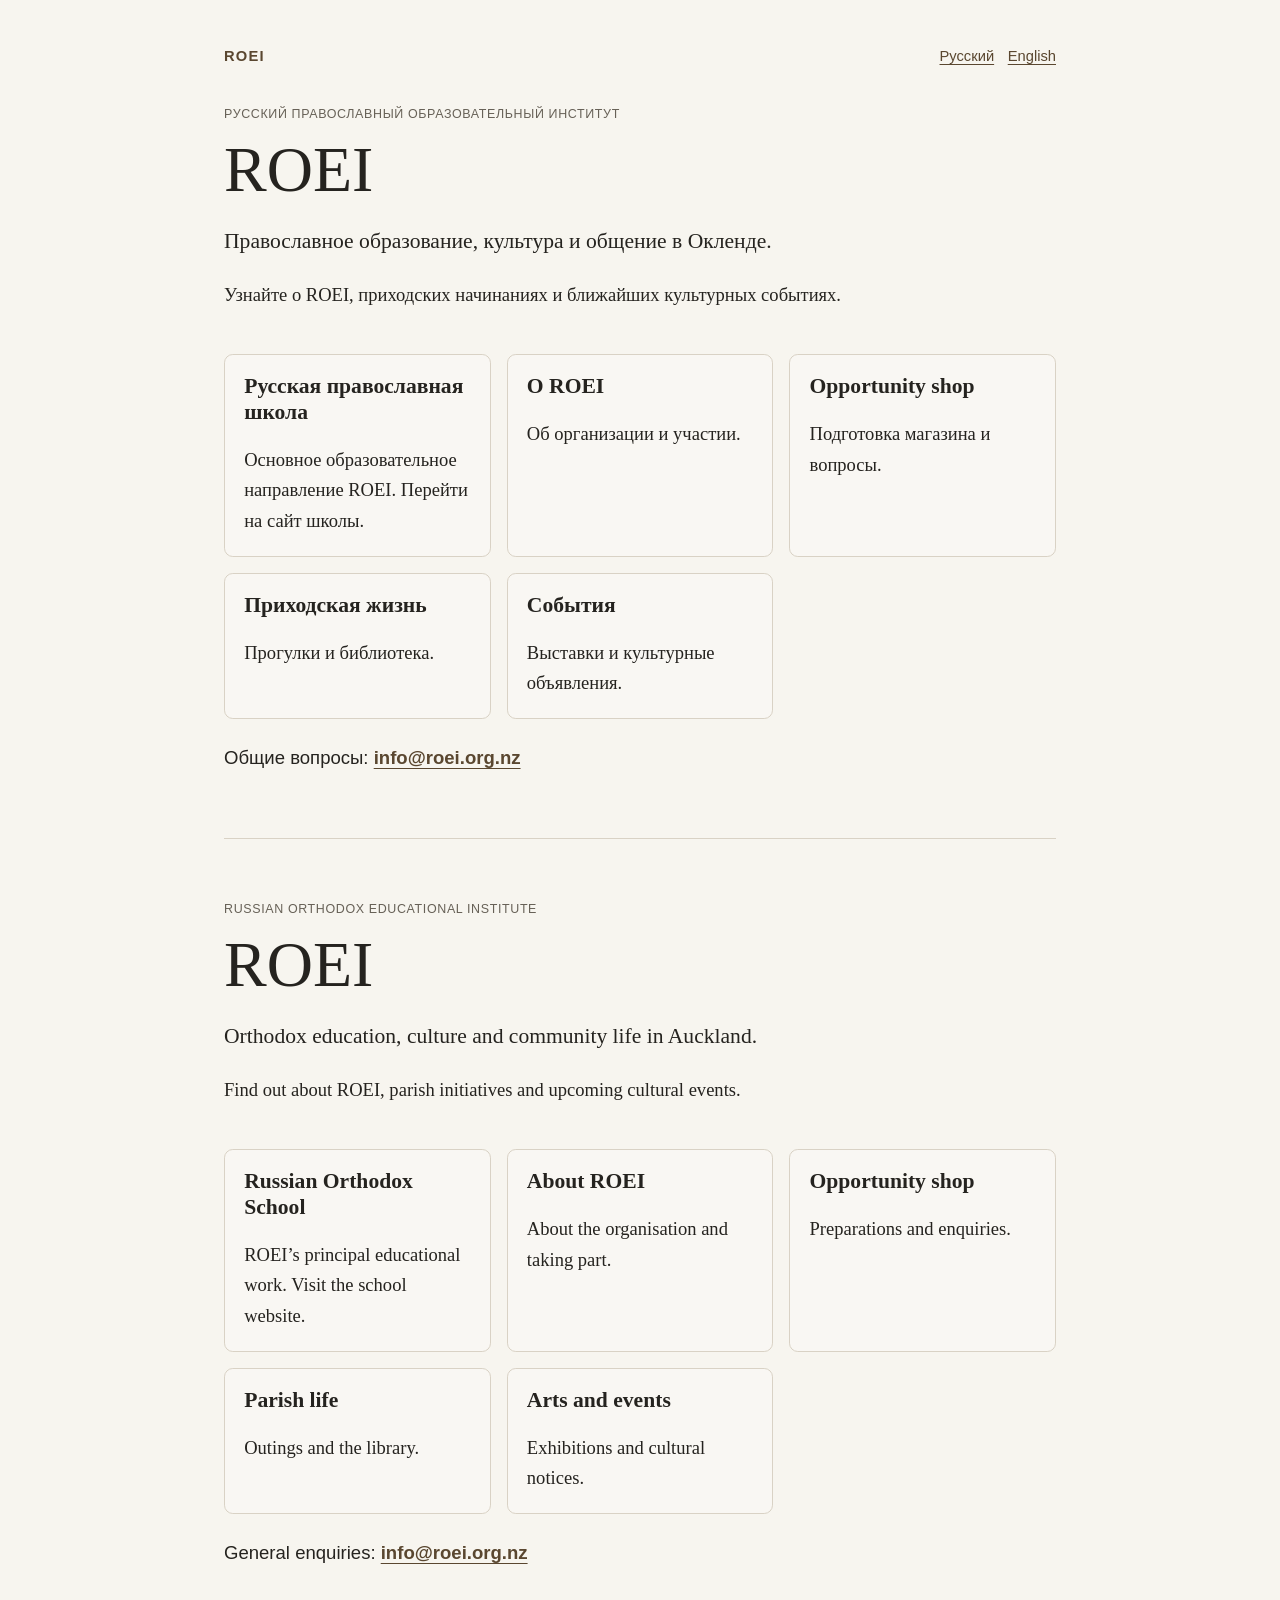
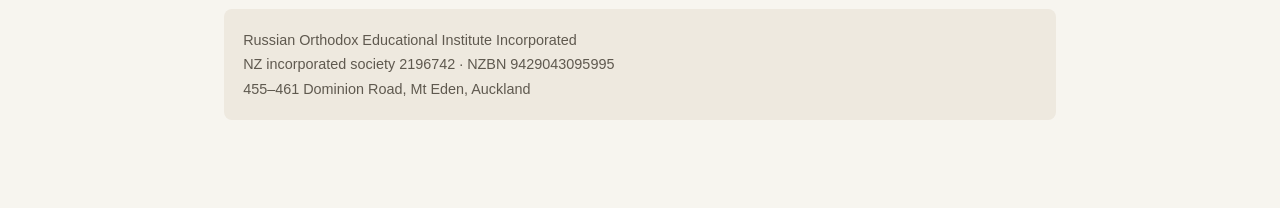
<file: index.html>
<!doctype html>
<html lang="en">
<head>
  <meta charset="utf-8">
  <meta name="viewport" content="width=device-width, initial-scale=1">
  <meta name="description" content="Russian Orthodox Educational Institute — Orthodox education, culture and community life in Auckland">
  <title>ROEI</title>
  <link rel="stylesheet" href="/styles.css?v=b9b348a">
</head>
<body>
  <main>
    <nav aria-label="Page navigation"><a class="home" href="/">ROEI</a><div class="language-links"><a href="#ru" lang="ru">Русский</a><a href="#en">English</a></div></nav>
    <article id="ru" lang="ru">
      <div class="hero"><p class="eyebrow">Русский православный образовательный институт</p><h1>ROEI</h1><p class="lede">Православное образование, культура и общение в Окленде.</p><p>Узнайте о ROEI, приходских начинаниях и ближайших культурных событиях.</p></div>
      <div class="grid"><a class="card" href="https://www.rusorthodoxschool.co.nz/"><h2>Русская православная школа</h2><p>Основное образовательное направление ROEI. Перейти на сайт школы.</p></a><a class="card" href="/info/#ru"><h2>О ROEI</h2><p>Об организации и участии.</p></a><a class="card" href="/opportunity-shop/#ru"><h2>Opportunity shop</h2><p>Подготовка магазина и вопросы.</p></a><a class="card" href="/parish-life/#ru"><h2>Приходская жизнь</h2><p>Прогулки и библиотека.</p></a><a class="card" href="/arts/#ru"><h2>События</h2><p>Выставки и культурные объявления.</p></a></div>
      <p class="contact-label">Общие вопросы: <a class="contact" href="mailto:info@roei.org.nz">info@roei.org.nz</a></p>
    </article>
    <article id="en" lang="en">
      <div class="hero"><p class="eyebrow">Russian Orthodox Educational Institute</p><h1>ROEI</h1><p class="lede">Orthodox education, culture and community life in Auckland.</p><p>Find out about ROEI, parish initiatives and upcoming cultural events.</p></div>
      <div class="grid"><a class="card" href="https://www.rusorthodoxschool.co.nz/"><h2>Russian Orthodox School</h2><p>ROEI’s principal educational work. Visit the school website.</p></a><a class="card" href="/info/#en"><h2>About ROEI</h2><p>About the organisation and taking part.</p></a><a class="card" href="/opportunity-shop/#en"><h2>Opportunity shop</h2><p>Preparations and enquiries.</p></a><a class="card" href="/parish-life/#en"><h2>Parish life</h2><p>Outings and the library.</p></a><a class="card" href="/arts/#en"><h2>Arts and events</h2><p>Exhibitions and cultural notices.</p></a></div>
      <p class="contact-label">General enquiries: <a class="contact" href="mailto:info@roei.org.nz">info@roei.org.nz</a></p>
    </article>
    <section class="identity" aria-label="Registered identity"><p>Russian Orthodox Educational Institute Incorporated<br>NZ incorporated society 2196742 · NZBN 9429043095995<br>455–461 Dominion Road, Mt Eden, Auckland</p></section>
  </main>
</body>
</html>
</file>
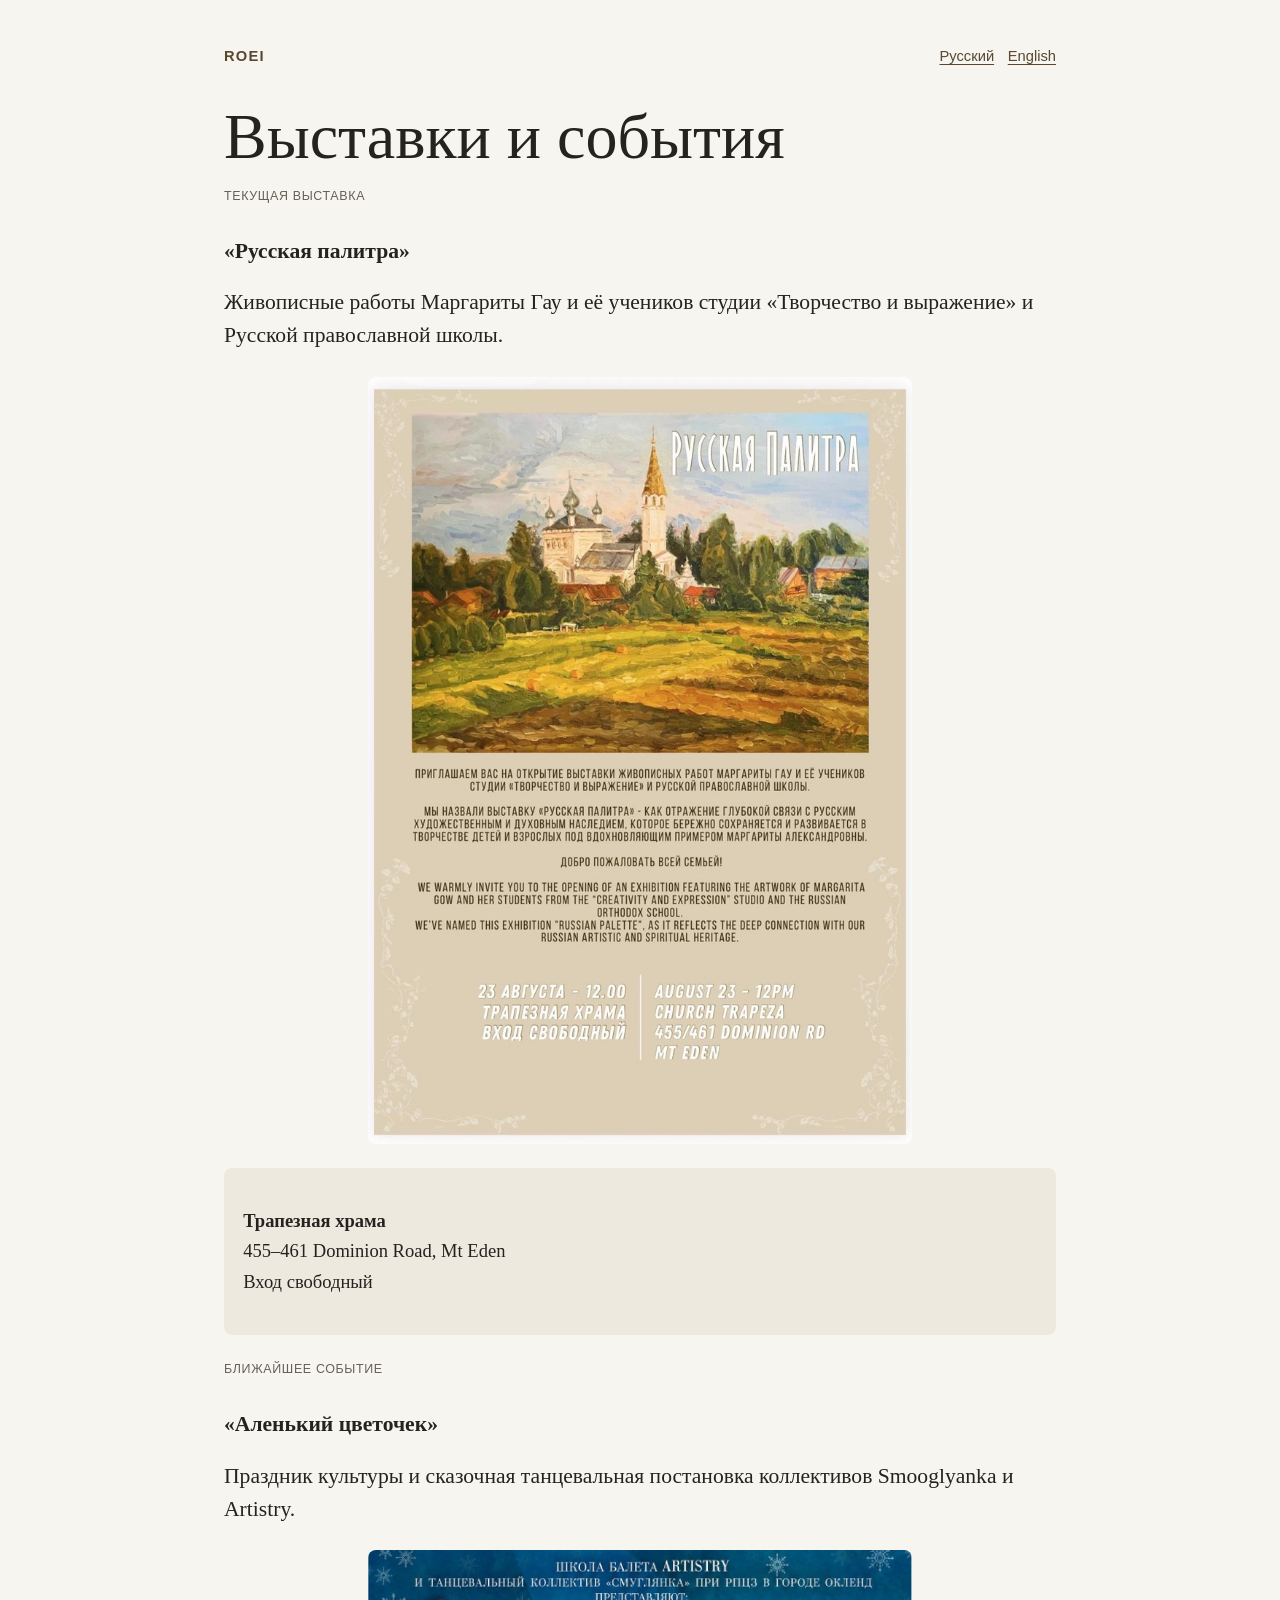
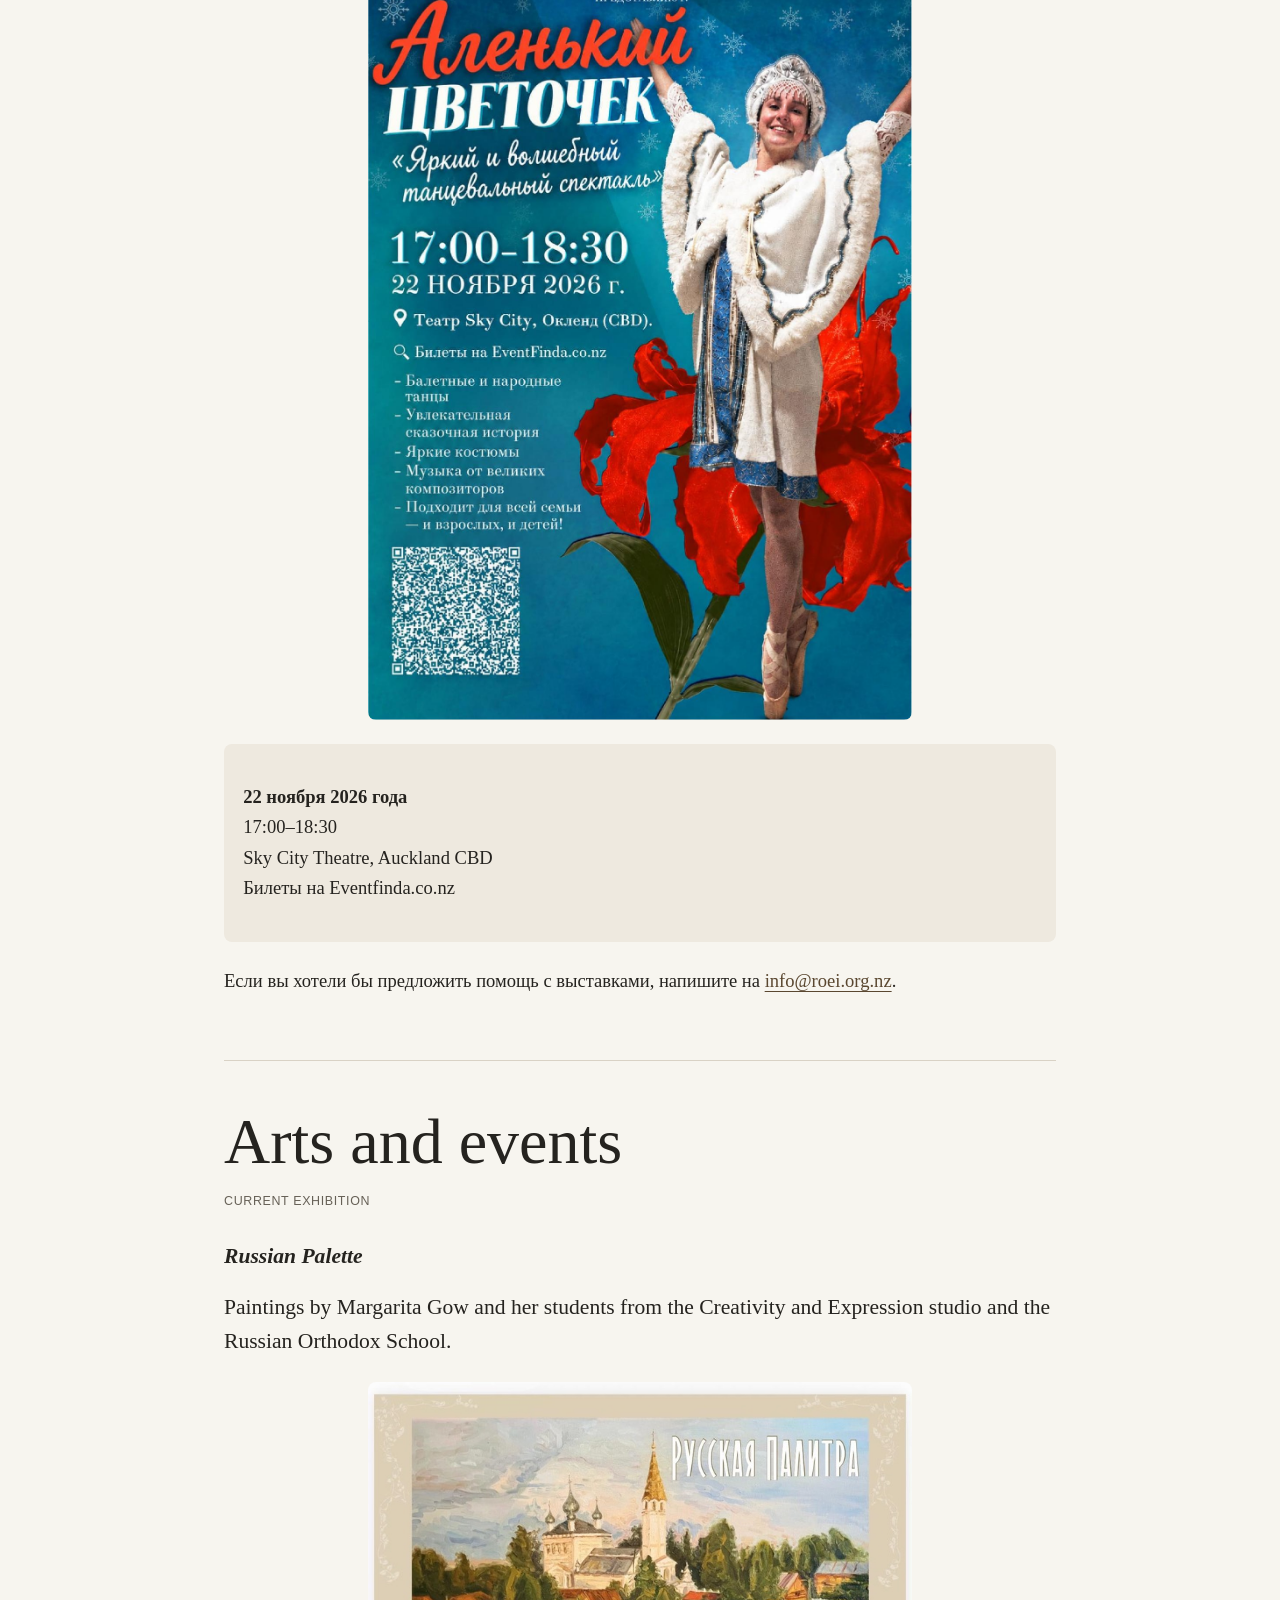
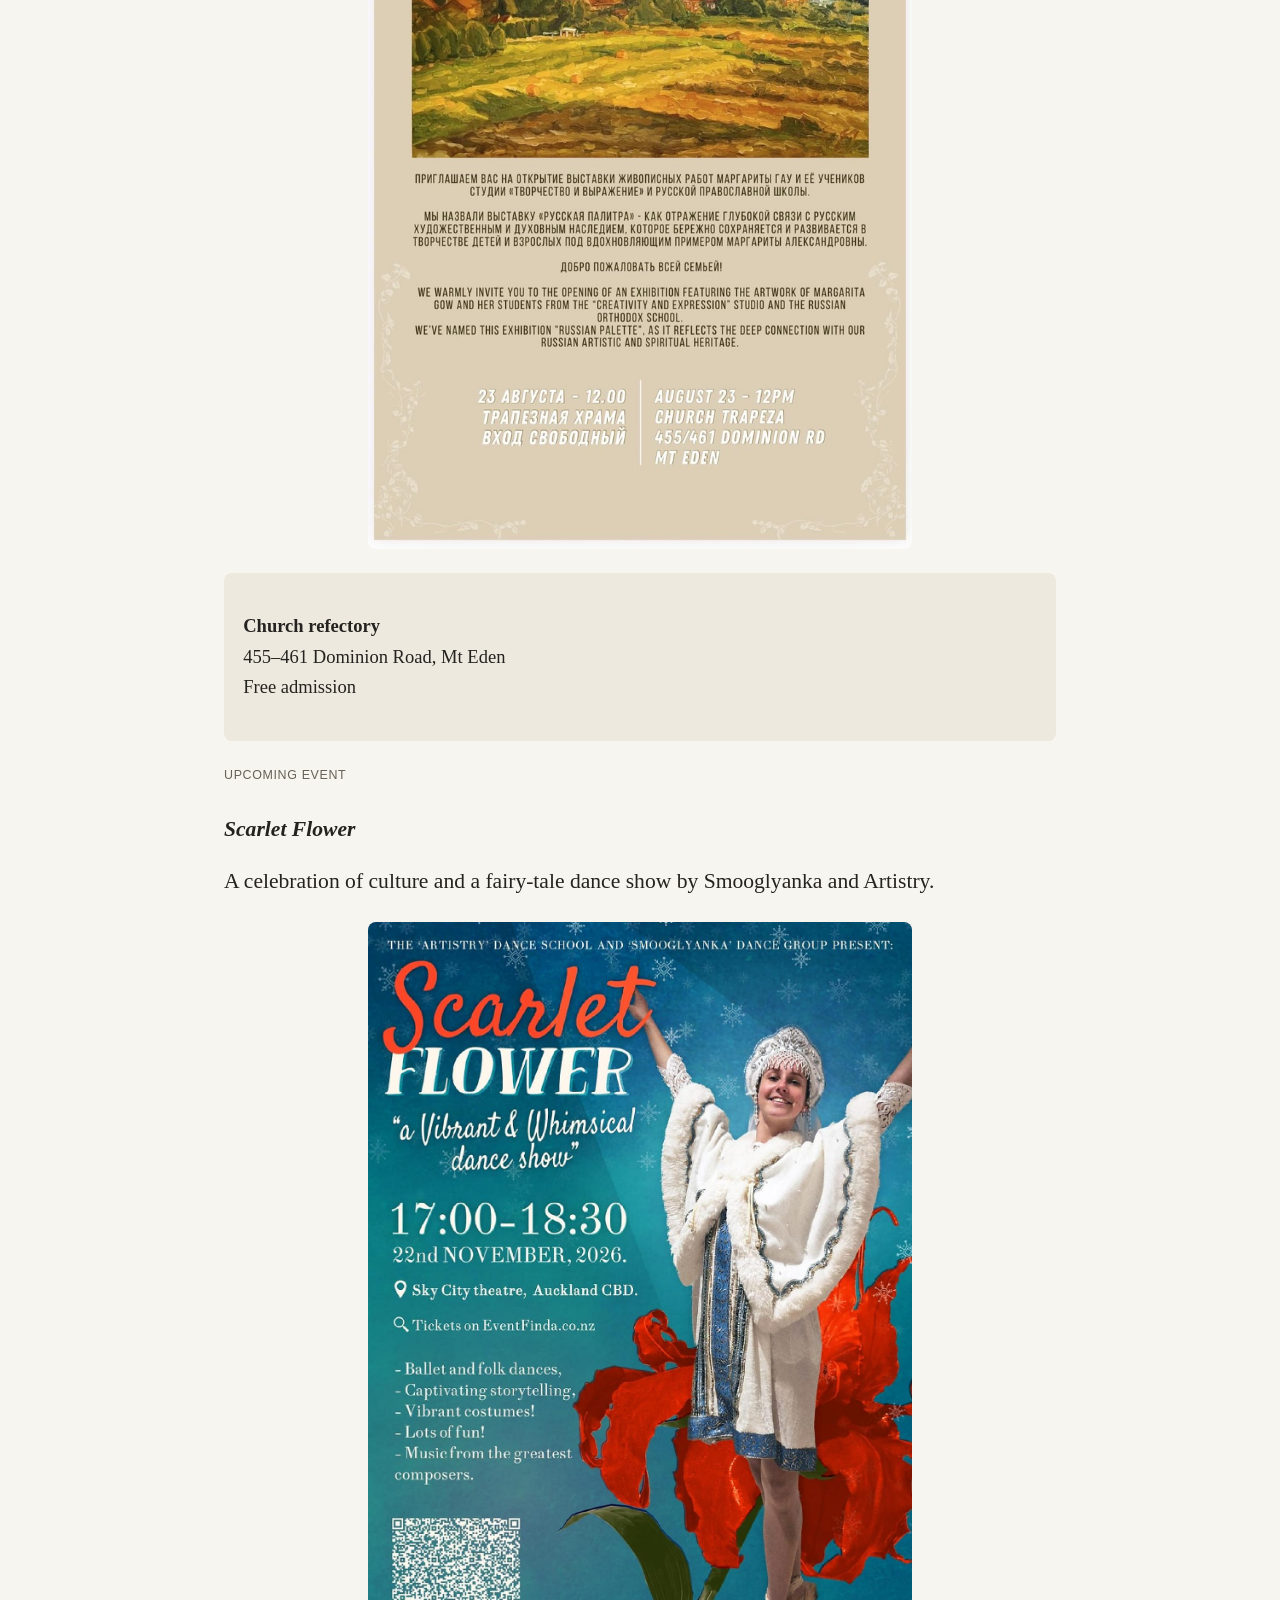
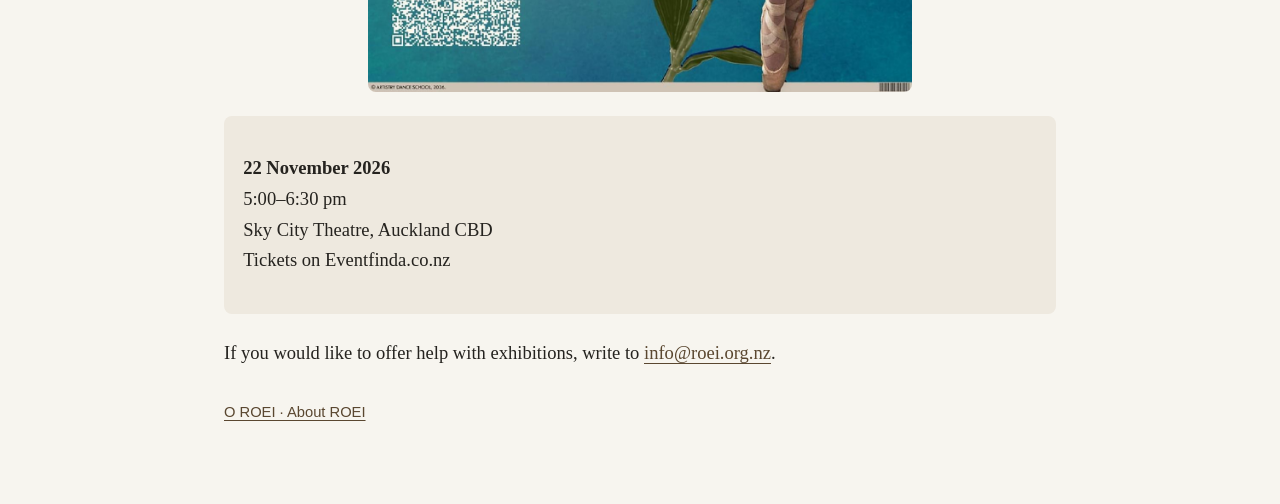
<file: arts/index.html>
<!doctype html>
<html lang="en"><head><meta charset="utf-8"><meta name="viewport" content="width=device-width, initial-scale=1"><meta name="description" content="ROEI arts and cultural notices — выставки и события"><title>Arts and events · ROEI</title><link rel="stylesheet" href="/styles.css?v=b9b348a"></head>
<body><main>
<nav aria-label="Page navigation"><a class="home" href="/">ROEI</a><div class="language-links"><a href="#ru" lang="ru">Русский</a><a href="#en">English</a></div></nav>
<article id="ru" lang="ru"><h1>Выставки и события</h1><section id="russian-palette-ru"><p class="eyebrow">Текущая выставка</p><h2>«Русская палитра»</h2><p class="lede">Живописные работы Маргариты Гау и её учеников студии «Творчество и выражение» и Русской православной школы.</p><img class="event-poster" src="/assets/russian-palette-exhibition.jpg" alt="Афиша выставки «Русская палитра» Маргариты Гау и её учеников"><div class="notice"><p><strong>Трапезная храма</strong><br>455–461 Dominion Road, Mt Eden<br>Вход свободный</p></div></section><section id="scarlet-flower-ru"><p class="eyebrow">Ближайшее событие</p><h2>«Аленький цветочек»</h2><p class="lede">Праздник культуры и сказочная танцевальная постановка коллективов Smooglyanka и Artistry.</p><img class="event-poster" src="/assets/flower-poster.jpg" alt="Русская афиша танцевального спектакля «Аленький цветочек»: 22 ноября 2026 года, 17:00–18:30, Sky City Theatre"><div class="notice"><p><strong>22 ноября 2026 года</strong><br>17:00–18:30<br>Sky City Theatre, Auckland CBD<br>Билеты на Eventfinda.co.nz</p></div></section><p>Если вы хотели бы предложить помощь с выставками, напишите на <a href="mailto:info@roei.org.nz">info@roei.org.nz</a>.</p></article>
<article id="en" lang="en"><h1>Arts and events</h1><section id="russian-palette-en"><p class="eyebrow">Current exhibition</p><h2><em>Russian Palette</em></h2><p class="lede">Paintings by Margarita Gow and her students from the Creativity and Expression studio and the Russian Orthodox School.</p><img class="event-poster" src="/assets/russian-palette-exhibition.jpg" alt="Poster for the Russian Palette exhibition by Margarita Gow and her students"><div class="notice"><p><strong>Church refectory</strong><br>455–461 Dominion Road, Mt Eden<br>Free admission</p></div></section><section id="scarlet-flower-en"><p class="eyebrow">Upcoming event</p><h2><em>Scarlet Flower</em></h2><p class="lede">A celebration of culture and a fairy-tale dance show by Smooglyanka and Artistry.</p><img class="event-poster" src="/assets/scarlet-flower-poster.jpg" alt="Scarlet Flower dance-show poster: 22 November 2026, 5:00–6:30 pm, Sky City Theatre"><div class="notice"><p><strong>22 November 2026</strong><br>5:00–6:30 pm<br>Sky City Theatre, Auckland CBD<br>Tickets on Eventfinda.co.nz</p></div></section><p>If you would like to offer help with exhibitions, write to <a href="mailto:info@roei.org.nz">info@roei.org.nz</a>.</p></article>
<p class="footer-links"><a href="/info/">О ROEI · About ROEI</a></p>
</main></body></html>
</file>
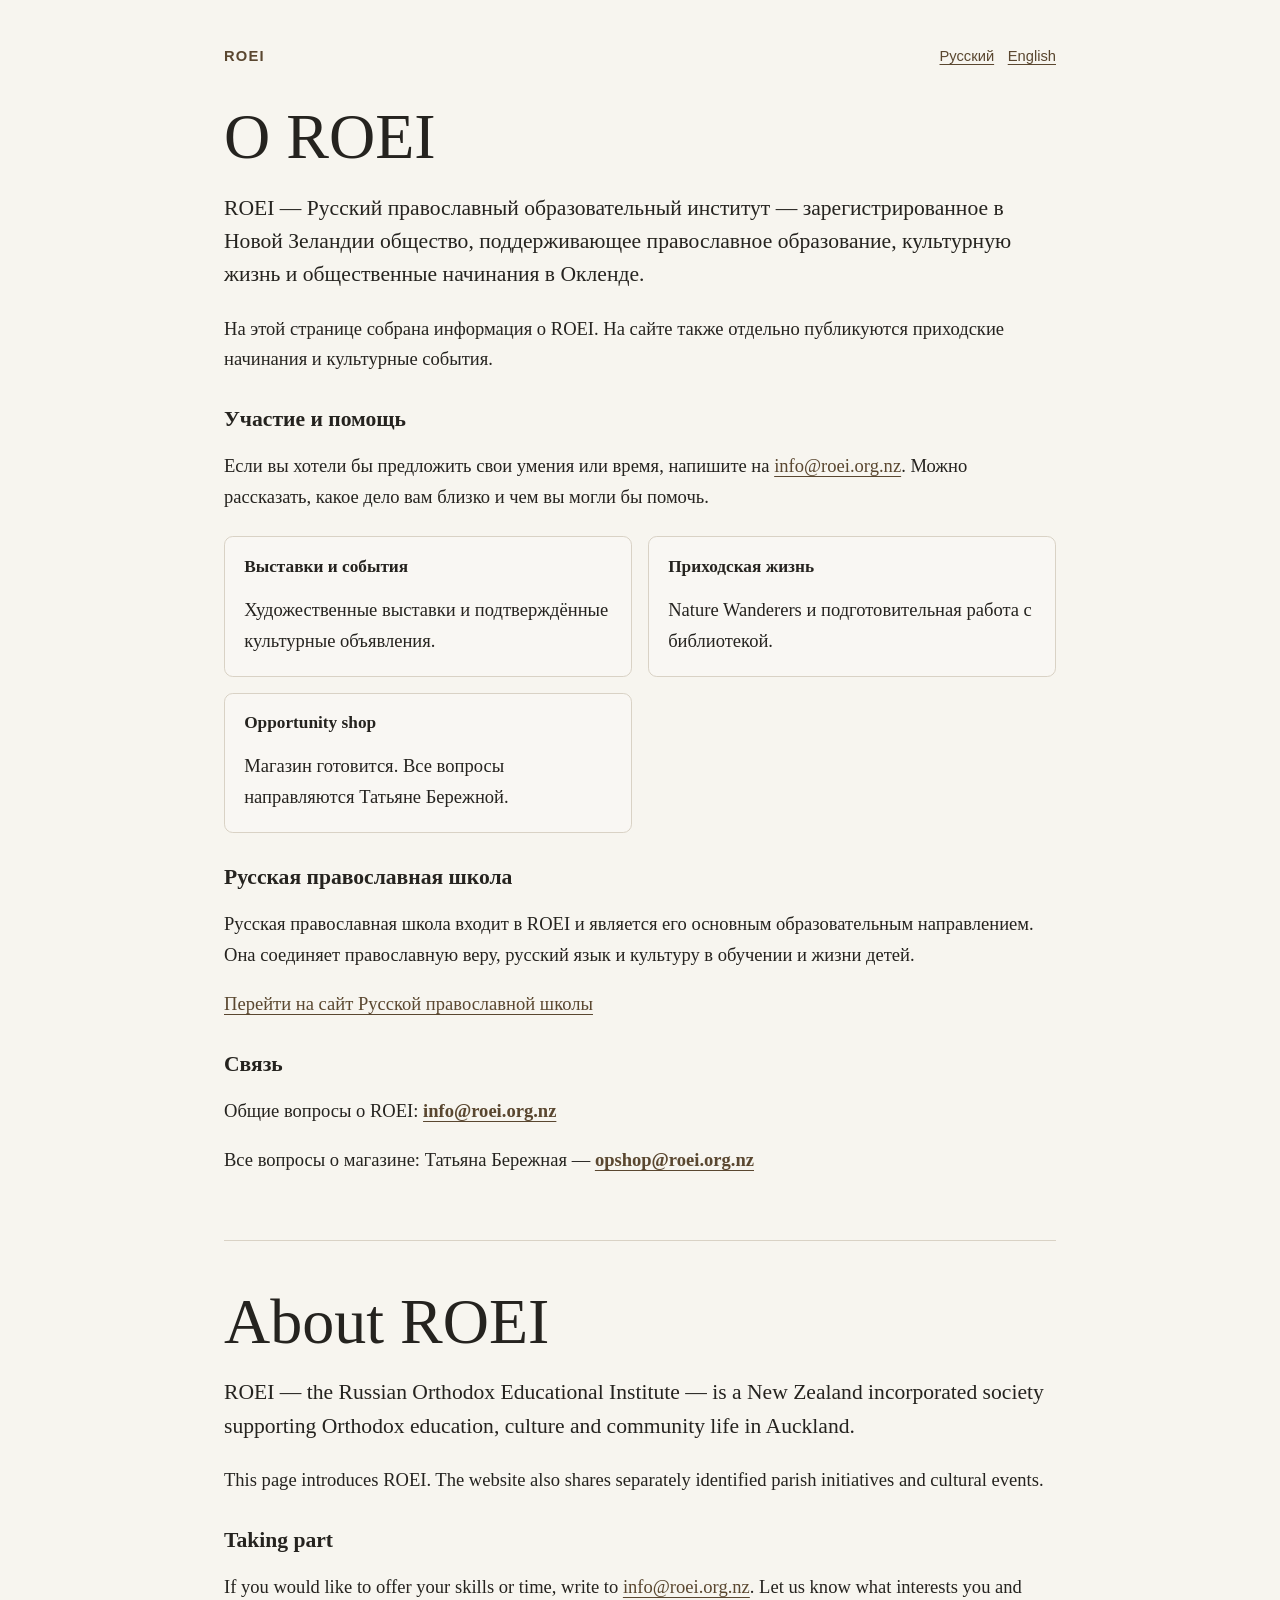
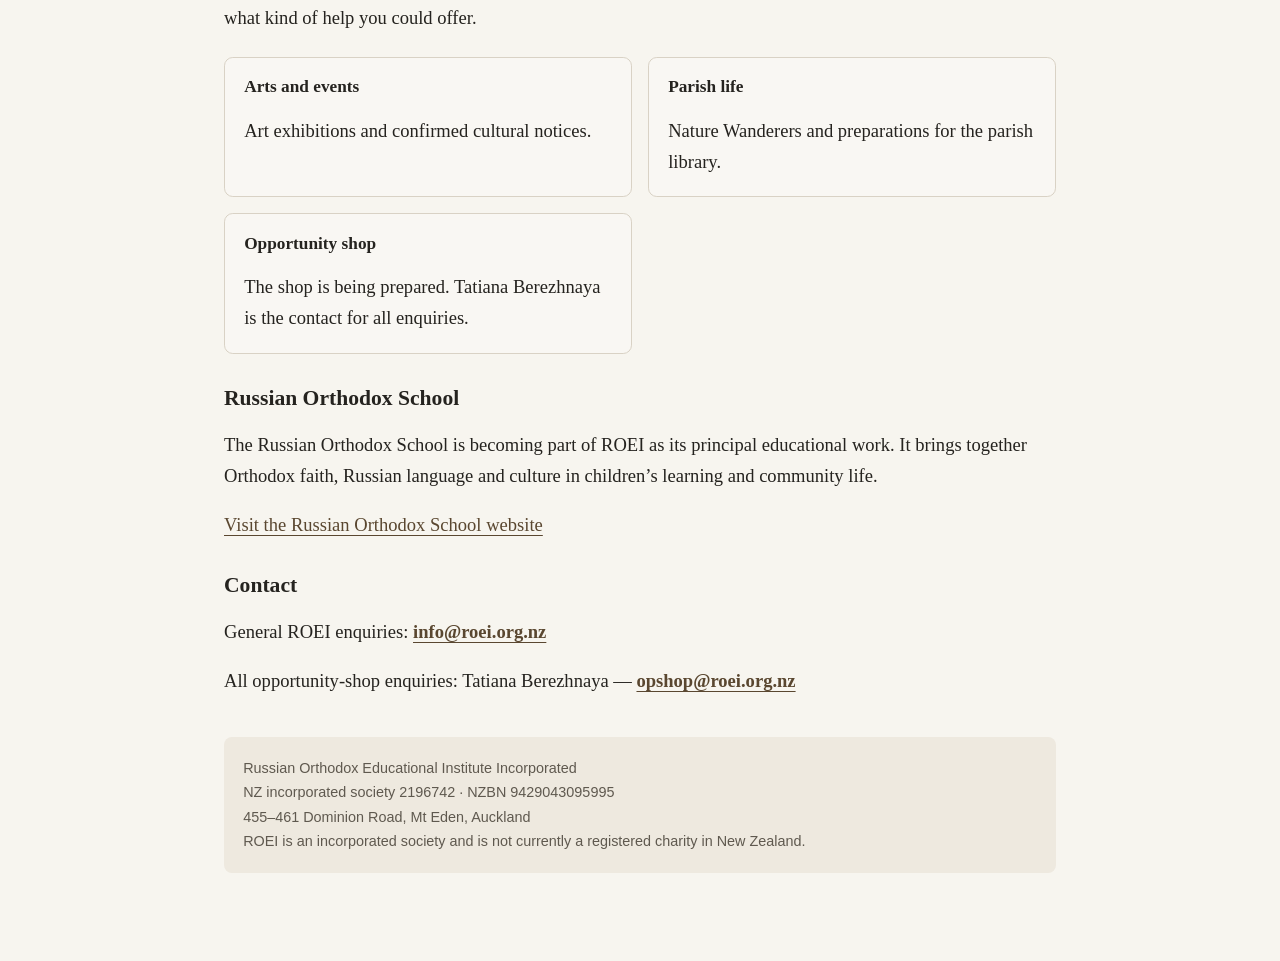
<file: info/index.html>
<!doctype html>
<html lang="en">
<head>
  <meta charset="utf-8"><meta name="viewport" content="width=device-width, initial-scale=1">
  <meta name="description" content="About ROEI and ways to take part — О ROEI и участии"><title>About ROEI · О ROEI</title>
  <link rel="stylesheet" href="/styles.css?v=b9b348a">
</head>
<body><main>
  <nav aria-label="Page navigation"><a class="home" href="/">ROEI</a><div class="language-links"><a href="#ru" lang="ru">Русский</a><a href="#en">English</a></div></nav>
  <article id="ru" lang="ru">
    <h1>О ROEI</h1>
    <p class="lede">ROEI — Русский православный образовательный институт — зарегистрированное в Новой Зеландии общество, поддерживающее православное образование, культурную жизнь и общественные начинания в Окленде.</p>
    <p>На этой странице собрана информация о ROEI. На сайте также отдельно публикуются приходские начинания и культурные события.</p>
    <h2>Участие и помощь</h2><p>Если вы хотели бы предложить свои умения или время, напишите на <a href="mailto:info@roei.org.nz">info@roei.org.nz</a>. Можно рассказать, какое дело вам близко и чем вы могли бы помочь.</p>
    <div class="grid two"><a class="card" href="/arts/#ru"><h3>Выставки и события</h3><p>Художественные выставки и подтверждённые культурные объявления.</p></a><a class="card" href="/parish-life/#ru"><h3>Приходская жизнь</h3><p>Nature Wanderers и подготовительная работа с библиотекой.</p></a><a class="card" href="/opportunity-shop/#ru"><h3>Opportunity shop</h3><p>Магазин готовится. Все вопросы направляются Татьяне Бережной.</p></a></div>
    <h2 id="school-ru">Русская православная школа</h2><p>Русская православная школа входит в ROEI и является его основным образовательным направлением. Она соединяет православную веру, русский язык и культуру в обучении и жизни детей.</p><p><a href="https://www.rusorthodoxschool.co.nz/">Перейти на сайт Русской православной школы</a></p>
    <h2>Связь</h2><p>Общие вопросы о ROEI: <a class="contact" href="mailto:info@roei.org.nz">info@roei.org.nz</a></p><p>Все вопросы о магазине: Татьяна Бережная — <a class="contact" href="mailto:opshop@roei.org.nz">opshop@roei.org.nz</a></p>
  </article>
  <article id="en" lang="en">
    <h1>About ROEI</h1>
    <p class="lede">ROEI — the Russian Orthodox Educational Institute — is a New Zealand incorporated society supporting Orthodox education, culture and community life in Auckland.</p>
    <p>This page introduces ROEI. The website also shares separately identified parish initiatives and cultural events.</p>
    <h2>Taking part</h2><p>If you would like to offer your skills or time, write to <a href="mailto:info@roei.org.nz">info@roei.org.nz</a>. Let us know what interests you and what kind of help you could offer.</p>
    <div class="grid two"><a class="card" href="/arts/#en"><h3>Arts and events</h3><p>Art exhibitions and confirmed cultural notices.</p></a><a class="card" href="/parish-life/#en"><h3>Parish life</h3><p>Nature Wanderers and preparations for the parish library.</p></a><a class="card" href="/opportunity-shop/#en"><h3>Opportunity shop</h3><p>The shop is being prepared. Tatiana Berezhnaya is the contact for all enquiries.</p></a></div>
    <h2 id="school-en">Russian Orthodox School</h2><p>The Russian Orthodox School is becoming part of ROEI as its principal educational work. It brings together Orthodox faith, Russian language and culture in children’s learning and community life.</p><p><a href="https://www.rusorthodoxschool.co.nz/">Visit the Russian Orthodox School website</a></p>
    <h2>Contact</h2><p>General ROEI enquiries: <a class="contact" href="mailto:info@roei.org.nz">info@roei.org.nz</a></p><p>All opportunity-shop enquiries: Tatiana Berezhnaya — <a class="contact" href="mailto:opshop@roei.org.nz">opshop@roei.org.nz</a></p>
  </article>
  <section class="identity" aria-label="Registered identity"><p>Russian Orthodox Educational Institute Incorporated<br>NZ incorporated society 2196742 · NZBN 9429043095995<br>455–461 Dominion Road, Mt Eden, Auckland<br>ROEI is an incorporated society and is not currently a registered charity in New Zealand.</p></section>
</main></body></html>
</file>
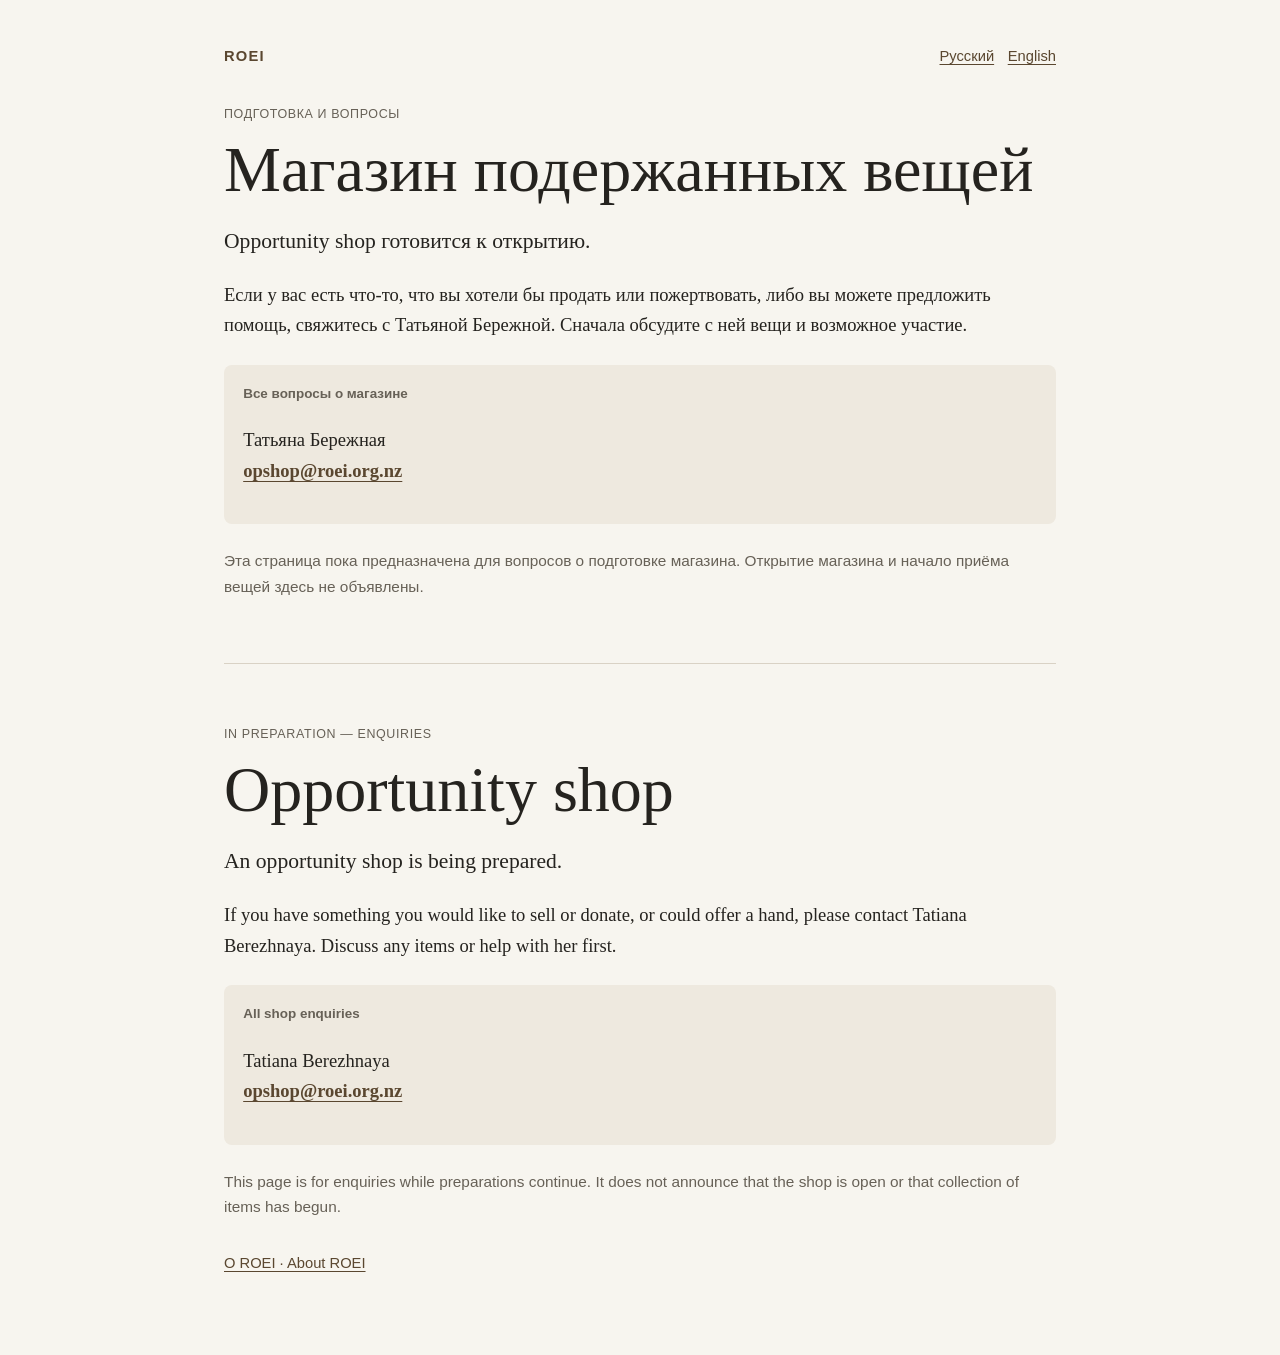
<file: opportunity-shop/index.html>
<!doctype html>
<html lang="en"><head><meta charset="utf-8"><meta name="viewport" content="width=device-width, initial-scale=1"><meta name="description" content="ROEI opportunity shop enquiries — вопросы о магазине"><title>Opportunity shop · ROEI</title><link rel="stylesheet" href="/styles.css?v=b9b348a"></head>
<body><main>
<nav aria-label="Page navigation"><a class="home" href="/">ROEI</a><div class="language-links"><a href="#ru" lang="ru">Русский</a><a href="#en">English</a></div></nav>
<article id="ru" lang="ru"><p class="eyebrow">Подготовка и вопросы</p><h1>Магазин подержанных вещей</h1><p class="lede">Opportunity shop готовится к открытию.</p><p>Если у вас есть что-то, что вы хотели бы продать или пожертвовать, либо вы можете предложить помощь, свяжитесь с Татьяной Бережной. Сначала обсудите с ней вещи и возможное участие.</p><div class="notice"><span class="status">Все вопросы о магазине</span><p>Татьяна Бережная<br><a class="contact" href="mailto:opshop@roei.org.nz">opshop@roei.org.nz</a></p></div><p class="meta">Эта страница пока предназначена для вопросов о подготовке магазина. Открытие магазина и начало приёма вещей здесь не объявлены.</p></article>
<article id="en" lang="en"><p class="eyebrow">In preparation — enquiries</p><h1>Opportunity shop</h1><p class="lede">An opportunity shop is being prepared.</p><p>If you have something you would like to sell or donate, or could offer a hand, please contact Tatiana Berezhnaya. Discuss any items or help with her first.</p><div class="notice"><span class="status">All shop enquiries</span><p>Tatiana Berezhnaya<br><a class="contact" href="mailto:opshop@roei.org.nz">opshop@roei.org.nz</a></p></div><p class="meta">This page is for enquiries while preparations continue. It does not announce that the shop is open or that collection of items has begun.</p></article>
<p class="footer-links"><a href="/info/">О ROEI · About ROEI</a></p>
</main></body></html>
</file>
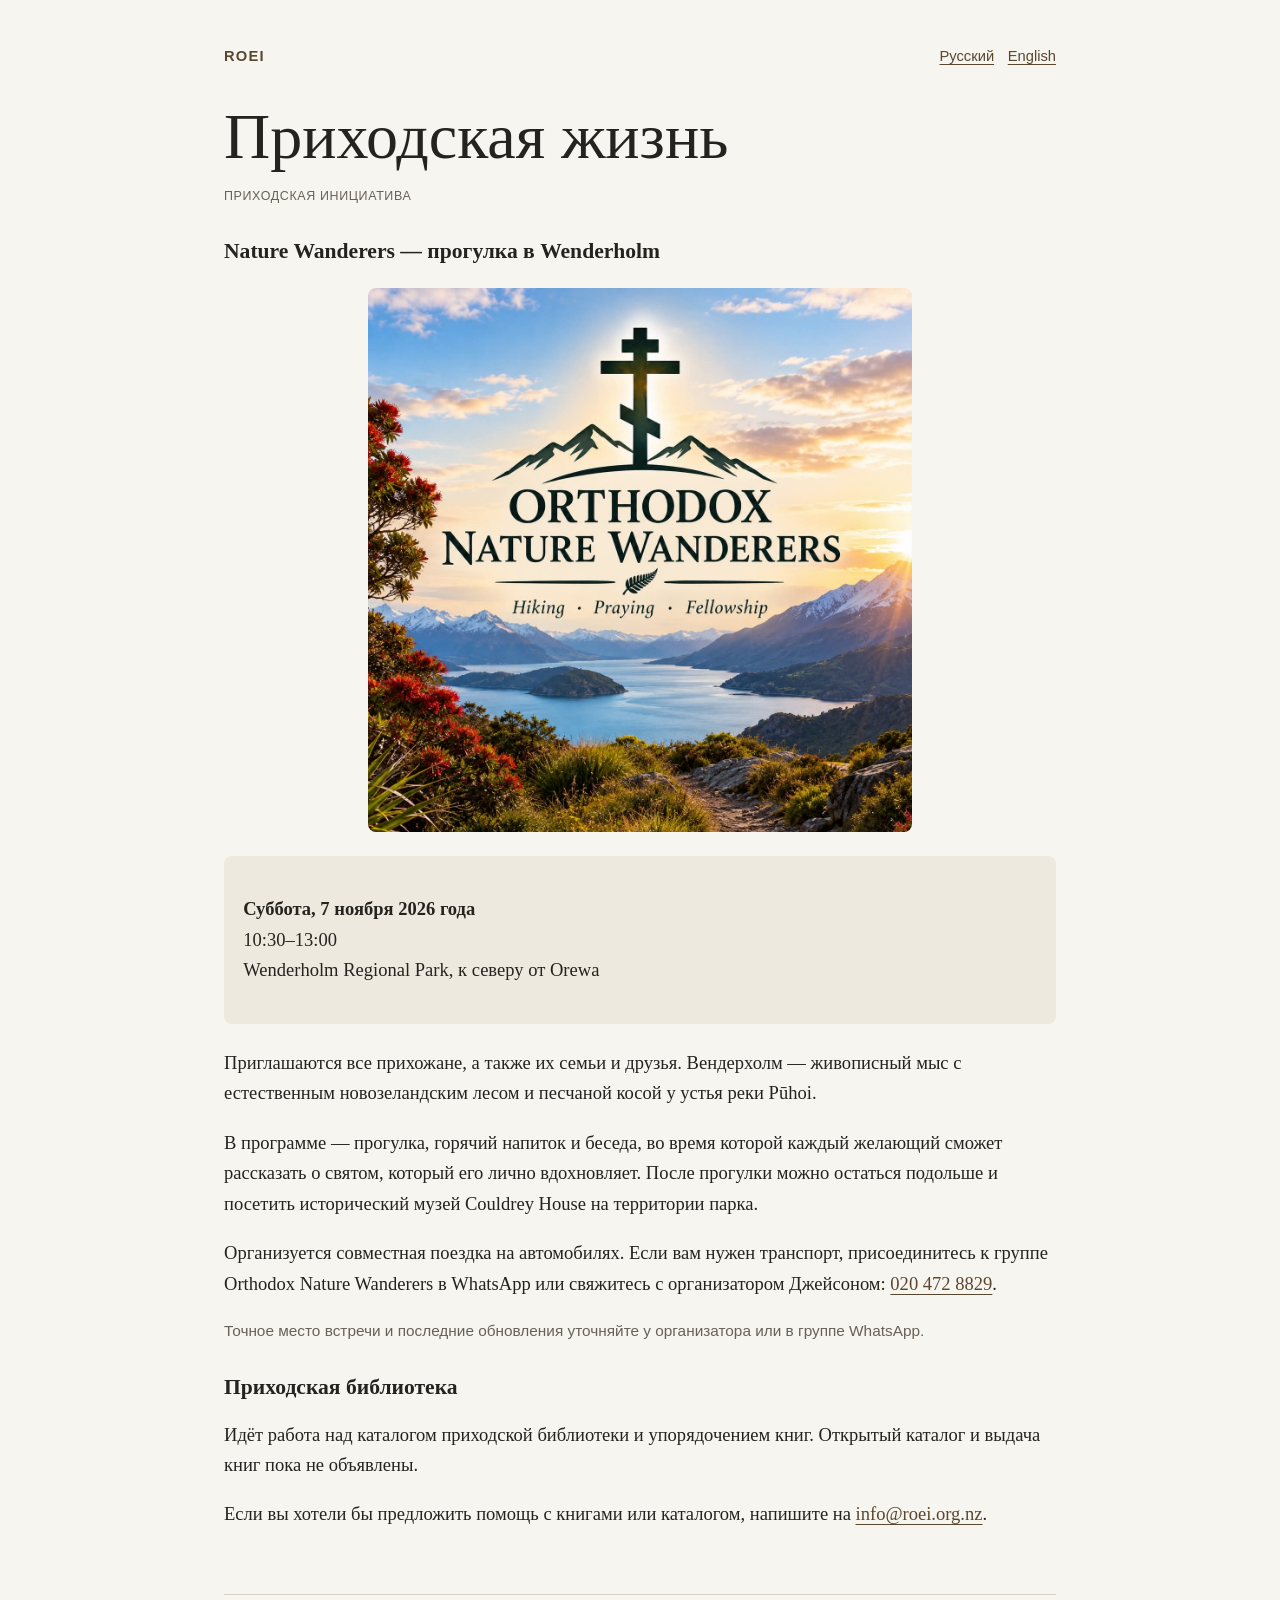
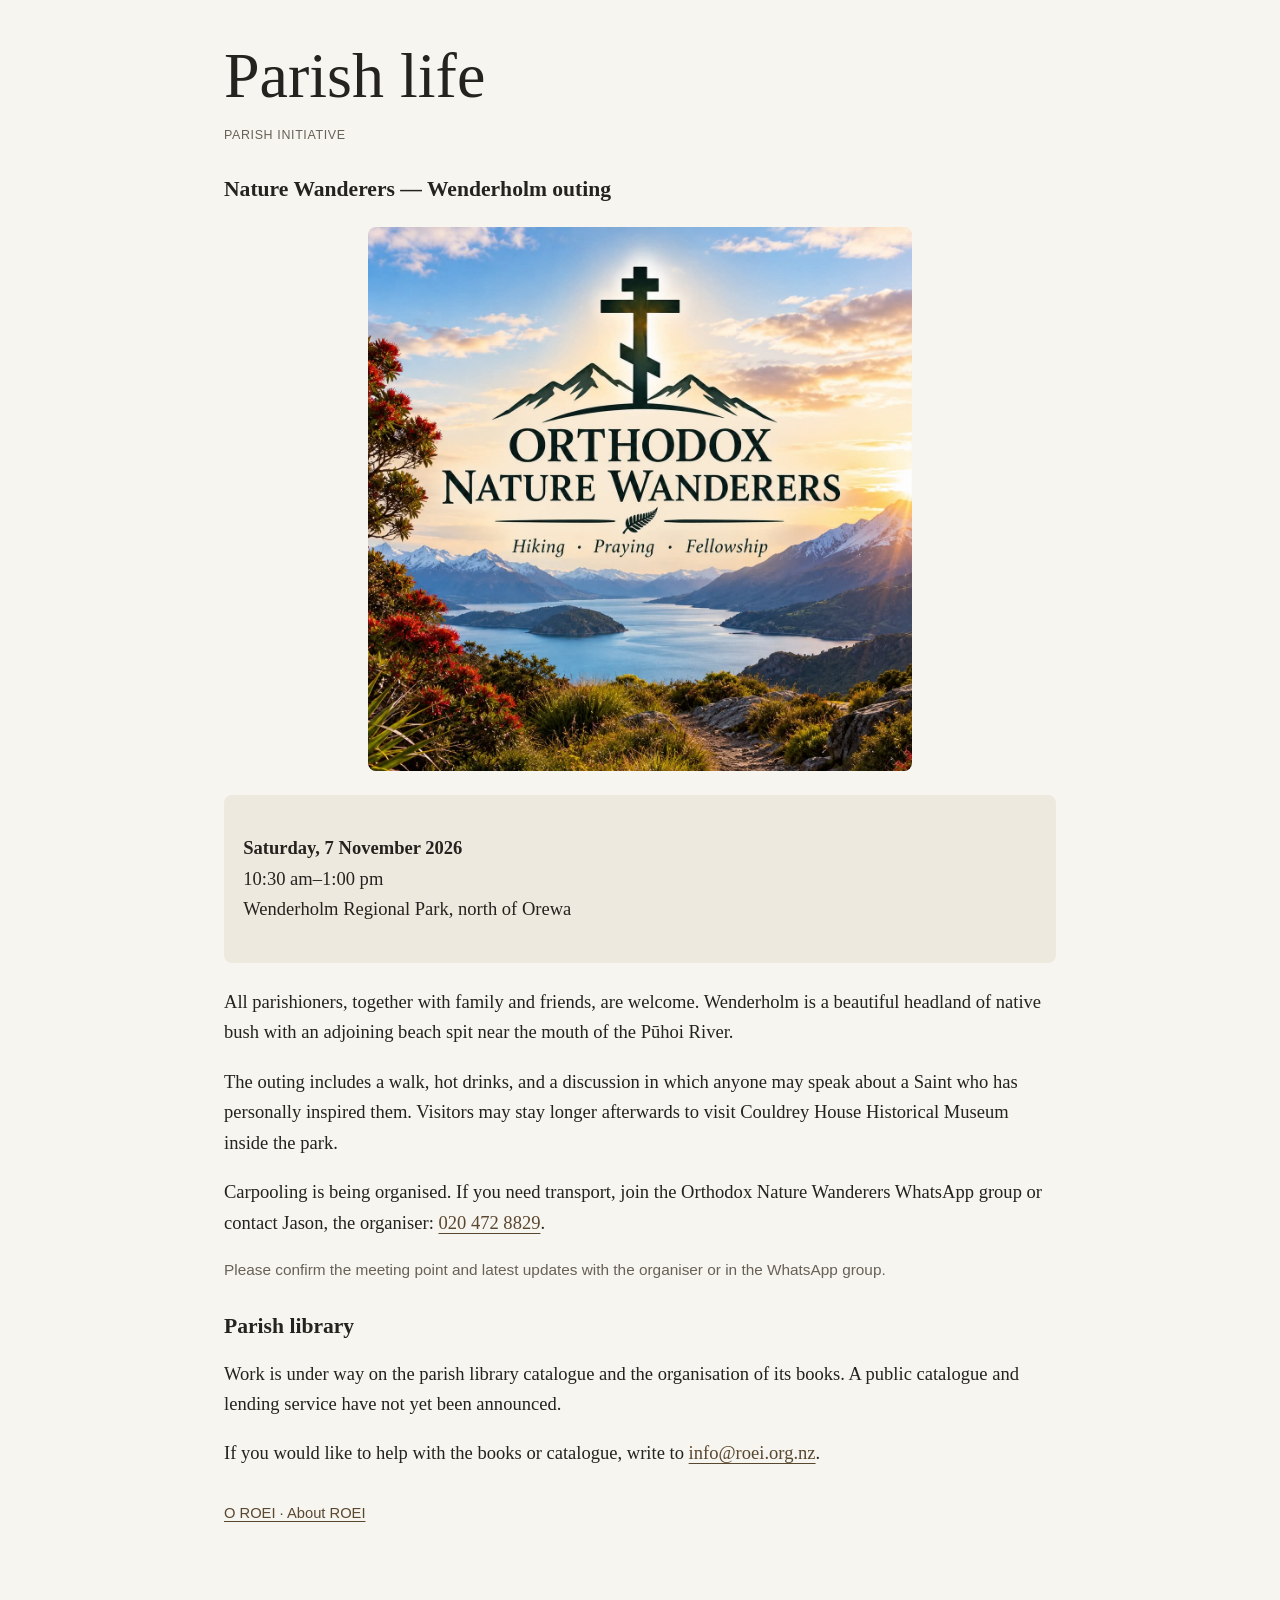
<file: parish-life/index.html>
<!doctype html>
<html lang="en"><head><meta charset="utf-8"><meta name="viewport" content="width=device-width, initial-scale=1"><meta name="description" content="Parish life notices — приходская жизнь"><title>Parish life · ROEI</title><link rel="stylesheet" href="/styles.css?v=b9b348a"></head>
<body><main>
<nav aria-label="Page navigation"><a class="home" href="/">ROEI</a><div class="language-links"><a href="#ru" lang="ru">Русский</a><a href="#en">English</a></div></nav>
<article id="ru" lang="ru"><h1>Приходская жизнь</h1><section id="nature-wanderers-ru"><p class="eyebrow">Приходская инициатива</p><h2>Nature Wanderers — прогулка в Wenderholm</h2><img class="event-poster" src="/assets/orthodox-nature-wanderers.jpg" alt="Orthodox Nature Wanderers — Hiking, Praying, Fellowship"><div class="notice"><p><strong>Суббота, 7 ноября 2026 года</strong><br>10:30–13:00<br>Wenderholm Regional Park, к северу от Orewa</p></div><p>Приглашаются все прихожане, а также их семьи и друзья. Вендерхолм — живописный мыс с естественным новозеландским лесом и песчаной косой у устья реки Pūhoi.</p><p>В программе — прогулка, горячий напиток и беседа, во время которой каждый желающий сможет рассказать о святом, который его лично вдохновляет. После прогулки можно остаться подольше и посетить исторический музей Couldrey House на территории парка.</p><p>Организуется совместная поездка на автомобилях. Если вам нужен транспорт, присоединитесь к группе Orthodox Nature Wanderers в WhatsApp или свяжитесь с организатором Джейсоном: <a href="tel:+64204728829">020 472 8829</a>.</p><p class="meta">Точное место встречи и последние обновления уточняйте у организатора или в группе WhatsApp.</p></section><section id="library-ru"><h2>Приходская библиотека</h2><p>Идёт работа над каталогом приходской библиотеки и упорядочением книг. Открытый каталог и выдача книг пока не объявлены.</p><p>Если вы хотели бы предложить помощь с книгами или каталогом, напишите на <a href="mailto:info@roei.org.nz">info@roei.org.nz</a>.</p></section></article>
<article id="en" lang="en"><h1>Parish life</h1><section id="nature-wanderers-en"><p class="eyebrow">Parish initiative</p><h2>Nature Wanderers — Wenderholm outing</h2><img class="event-poster" src="/assets/orthodox-nature-wanderers.jpg" alt="Orthodox Nature Wanderers — Hiking, Praying, Fellowship"><div class="notice"><p><strong>Saturday, 7 November 2026</strong><br>10:30 am–1:00 pm<br>Wenderholm Regional Park, north of Orewa</p></div><p>All parishioners, together with family and friends, are welcome. Wenderholm is a beautiful headland of native bush with an adjoining beach spit near the mouth of the Pūhoi River.</p><p>The outing includes a walk, hot drinks, and a discussion in which anyone may speak about a Saint who has personally inspired them. Visitors may stay longer afterwards to visit Couldrey House Historical Museum inside the park.</p><p>Carpooling is being organised. If you need transport, join the Orthodox Nature Wanderers WhatsApp group or contact Jason, the organiser: <a href="tel:+64204728829">020 472 8829</a>.</p><p class="meta">Please confirm the meeting point and latest updates with the organiser or in the WhatsApp group.</p></section><section id="library-en"><h2>Parish library</h2><p>Work is under way on the parish library catalogue and the organisation of its books. A public catalogue and lending service have not yet been announced.</p><p>If you would like to help with the books or catalogue, write to <a href="mailto:info@roei.org.nz">info@roei.org.nz</a>.</p></section></article>
<p class="footer-links"><a href="/info/">О ROEI · About ROEI</a></p>
</main></body></html>
</file>
<file: styles.css>
:root {
  color-scheme: light;
  font-family: ui-serif, Georgia, Cambria, "Times New Roman", serif;
  background: #f7f5ef;
  color: #25231f;
  --paper: #f7f5ef;
  --panel: #eee9df;
  --line: #d9d2c5;
  --link: #5a4730;
  --muted: #676157;
}

* { box-sizing: border-box; }
html { scroll-behavior: smooth; }
body { margin: 0; background: var(--paper); }

main {
  width: min(100% - 2rem, 52rem);
  margin: 0 auto;
  padding: 2rem 0 4rem;
}

nav {
  display: flex;
  justify-content: space-between;
  align-items: center;
  gap: 1rem;
  margin-bottom: 2.5rem;
  font-family: ui-sans-serif, -apple-system, BlinkMacSystemFont, "Segoe UI", sans-serif;
  font-size: 0.92rem;
}

nav a, main a { color: var(--link); text-underline-offset: 0.2em; }
.home { font-weight: 700; letter-spacing: 0.08em; text-decoration: none; }
.language-links { display: flex; gap: 0.85rem; }

.hero { margin-bottom: 2.75rem; }
h1 {
  margin: 0 0 1rem;
  font-size: clamp(2.3rem, 8vw, 4rem);
  font-weight: 500;
  line-height: 1.03;
}
h2 { margin: 2rem 0 0.65rem; font-size: 1.35rem; line-height: 1.2; }
h3 { margin: 1.4rem 0 0.45rem; font-size: 1.08rem; }
p, li { font-size: clamp(1.03rem, 2.6vw, 1.16rem); line-height: 1.65; }
ul { margin: 0.75rem 0; padding-left: 1.3rem; }
.eyebrow, .meta, .status, .contact-label {
  font-family: ui-sans-serif, -apple-system, BlinkMacSystemFont, "Segoe UI", sans-serif;
}
.eyebrow { color: var(--muted); letter-spacing: 0.05em; text-transform: uppercase; font-size: 0.78rem; }
.lede { font-size: clamp(1.15rem, 3vw, 1.35rem); line-height: 1.55; }

.grid { display: grid; grid-template-columns: 1fr; gap: 1rem; margin: 1.5rem 0; }
.card {
  display: block;
  padding: 1.2rem;
  border: 1px solid var(--line);
  border-radius: 0.55rem;
  color: inherit;
  text-decoration: none;
  background: rgba(255,255,255,0.22);
}
.card:hover, .card:focus-visible { background: var(--panel); }
.card h2, .card h3 { margin-top: 0; }
.card p:last-child { margin-bottom: 0; }

article + article { margin-top: 4rem; padding-top: 3rem; border-top: 1px solid var(--line); }
.notice, .identity {
  margin: 1.5rem 0;
  padding: 1.2rem;
  background: var(--panel);
  border-radius: 0.5rem;
}
.status { display: inline-block; margin-bottom: 0.35rem; color: var(--muted); font-size: 0.84rem; font-weight: 700; }
.meta { color: var(--muted); font-size: 0.96rem; line-height: 1.65; }
.contact { font-weight: 700; overflow-wrap: anywhere; }
.event-poster { display: block; width: min(100%, 34rem); height: auto; margin: 1.5rem auto; border-radius: 0.5rem; }
.identity { margin-top: 2.5rem; color: #5f594f; }
.identity p { margin: 0; font: 0.9rem/1.7 ui-sans-serif, -apple-system, BlinkMacSystemFont, "Segoe UI", sans-serif; }
.footer-links { margin-top: 2rem; font: 0.92rem/1.7 ui-sans-serif, -apple-system, BlinkMacSystemFont, "Segoe UI", sans-serif; }

@media (min-width: 42rem) {
  main { padding-top: 3rem; }
  .grid { grid-template-columns: repeat(3, 1fr); }
  .grid.two { grid-template-columns: repeat(2, 1fr); }
}
</file>
